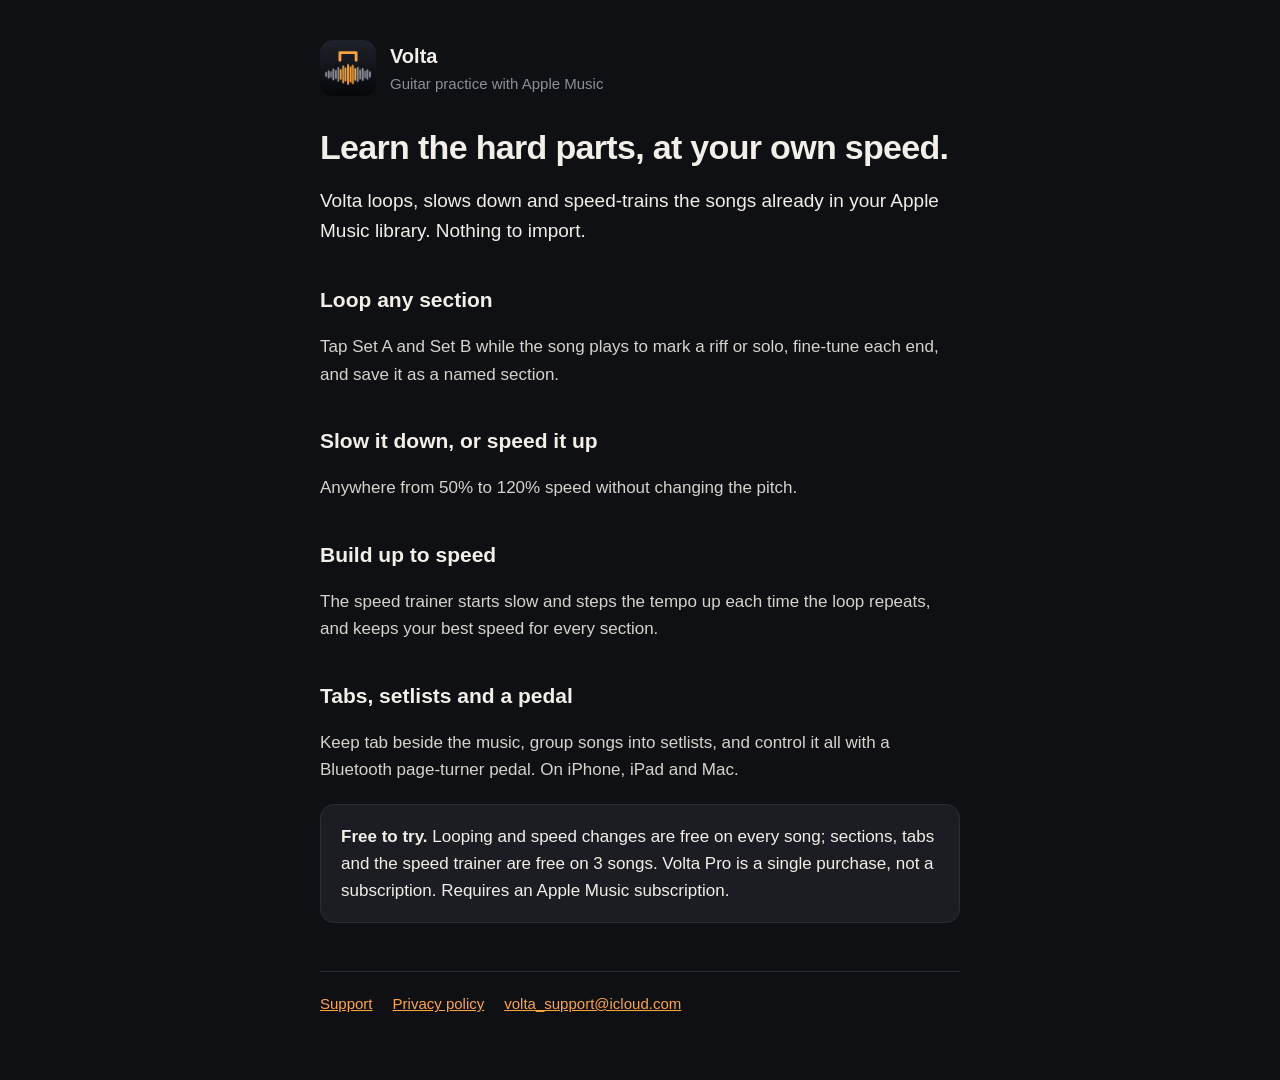
<file: index.html>
<!doctype html>
<html lang="en-GB">
<head>
  <meta charset="utf-8">
  <meta name="viewport" content="width=device-width, initial-scale=1">
  <title>Volta: Guitar Practice</title>
  <meta name="description" content="Loop, slow down and speed-train songs from your Apple Music library.">
  <link rel="icon" href="icon.png">
  <link rel="stylesheet" href="style.css">
</head>
<body>
<main>
  <header>
    <img src="icon.png" alt="">
    <div>
      <div class="name">Volta</div>
      <div class="tagline">Guitar practice with Apple Music</div>
    </div>
  </header>

  <h1>Learn the hard parts, at your own speed.</h1>
  <p class="lead">Volta loops, slows down and speed-trains the songs already in your Apple Music library. Nothing to import.</p>

  <h2>Loop any section</h2>
  <p>Tap Set A and Set B while the song plays to mark a riff or solo, fine-tune each end, and save it as a named section.</p>

  <h2>Slow it down, or speed it up</h2>
  <p>Anywhere from 50% to 120% speed without changing the pitch.</p>

  <h2>Build up to speed</h2>
  <p>The speed trainer starts slow and steps the tempo up each time the loop repeats, and keeps your best speed for every section.</p>

  <h2>Tabs, setlists and a pedal</h2>
  <p>Keep tab beside the music, group songs into setlists, and control it all with a Bluetooth page-turner pedal. On iPhone, iPad and Mac.</p>

  <div class="card">
    <strong>Free to try.</strong> Looping and speed changes are free on every song; sections, tabs and the speed trainer are free on 3 songs. Volta Pro is a single purchase, not a subscription. Requires an Apple Music subscription.
  </div>

  <nav class="links">
    <a href="support/">Support</a>
    <a href="privacy/">Privacy policy</a>
    <a href="mailto:volta_support@icloud.com">volta_support@icloud.com</a>
  </nav>
</main>
</body>
</html>
</file>
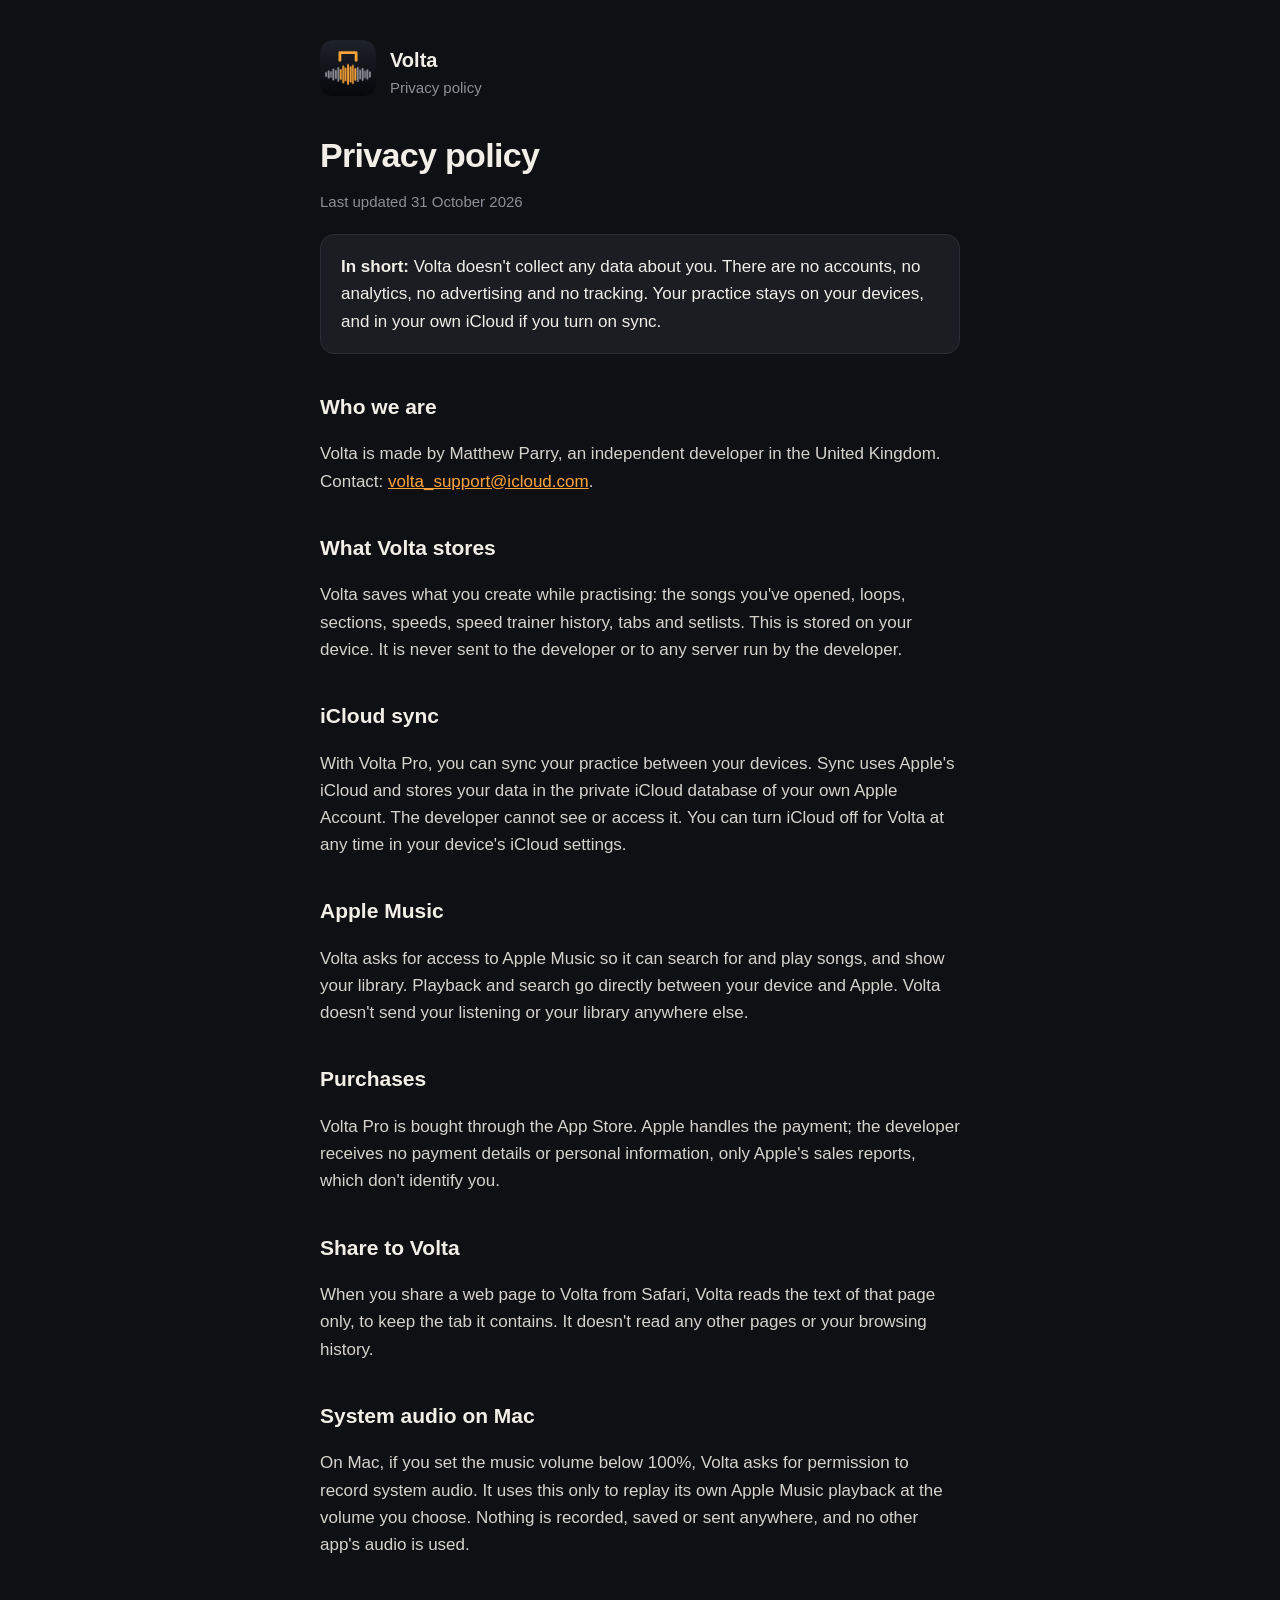
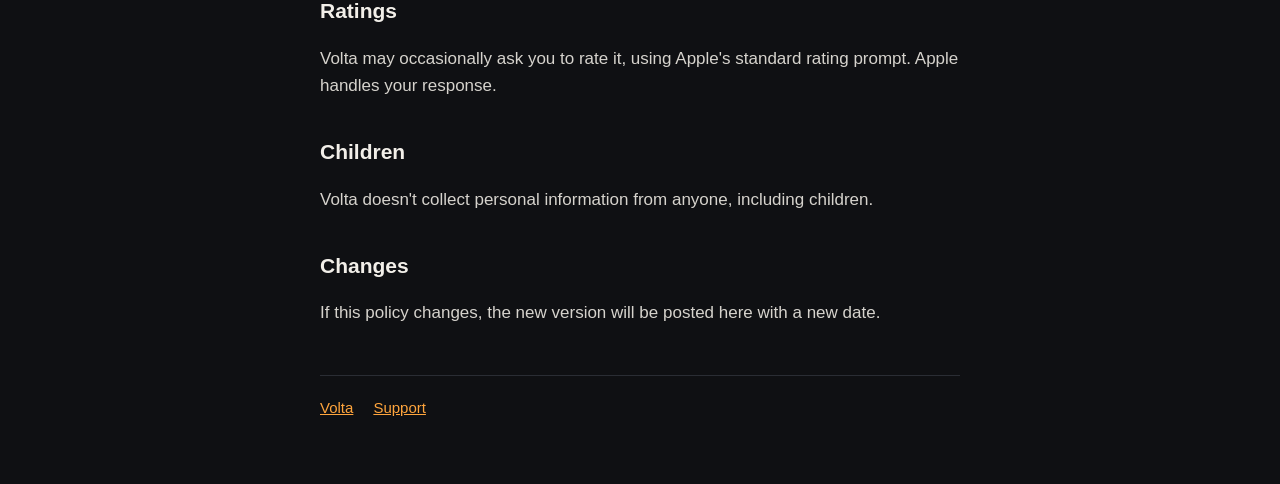
<file: privacy/index.html>
<!doctype html>
<html lang="en-GB">
<head>
  <meta charset="utf-8">
  <meta name="viewport" content="width=device-width, initial-scale=1">
  <title>Volta Privacy Policy</title>
  <link rel="icon" href="../icon.png">
  <link rel="stylesheet" href="../style.css">
</head>
<body>
<main>
  <header>
    <a href="../"><img src="../icon.png" alt=""></a>
    <div>
      <div class="name"><a href="../">Volta</a></div>
      <div class="tagline">Privacy policy</div>
    </div>
  </header>

  <h1>Privacy policy</h1>
  <p class="muted">Last updated 31 October 2026</p>

  <div class="card">
    <strong>In short:</strong> Volta doesn't collect any data about you. There are no accounts, no analytics, no advertising and no tracking. Your practice stays on your devices, and in your own iCloud if you turn on sync.
  </div>

  <h2>Who we are</h2>
  <p>Volta is made by Matthew Parry, an independent developer in the United Kingdom. Contact: <a href="mailto:volta_support@icloud.com">volta_support@icloud.com</a>.</p>

  <h2>What Volta stores</h2>
  <p>Volta saves what you create while practising: the songs you've opened, loops, sections, speeds, speed trainer history, tabs and setlists. This is stored on your device. It is never sent to the developer or to any server run by the developer.</p>

  <h2>iCloud sync</h2>
  <p>With Volta Pro, you can sync your practice between your devices. Sync uses Apple's iCloud and stores your data in the private iCloud database of your own Apple Account. The developer cannot see or access it. You can turn iCloud off for Volta at any time in your device's iCloud settings.</p>

  <h2>Apple Music</h2>
  <p>Volta asks for access to Apple Music so it can search for and play songs, and show your library. Playback and search go directly between your device and Apple. Volta doesn't send your listening or your library anywhere else.</p>

  <h2>Purchases</h2>
  <p>Volta Pro is bought through the App Store. Apple handles the payment; the developer receives no payment details or personal information, only Apple's sales reports, which don't identify you.</p>

  <h2>Share to Volta</h2>
  <p>When you share a web page to Volta from Safari, Volta reads the text of that page only, to keep the tab it contains. It doesn't read any other pages or your browsing history.</p>

  <h2>System audio on Mac</h2>
  <p>On Mac, if you set the music volume below 100%, Volta asks for permission to record system audio. It uses this only to replay its own Apple Music playback at the volume you choose. Nothing is recorded, saved or sent anywhere, and no other app's audio is used.</p>

  <h2>Ratings</h2>
  <p>Volta may occasionally ask you to rate it, using Apple's standard rating prompt. Apple handles your response.</p>

  <h2>Children</h2>
  <p>Volta doesn't collect personal information from anyone, including children.</p>

  <h2>Changes</h2>
  <p>If this policy changes, the new version will be posted here with a new date.</p>

  <nav class="links">
    <a href="../">Volta</a>
    <a href="../support/">Support</a>
  </nav>
</main>
</body>
</html>
</file>
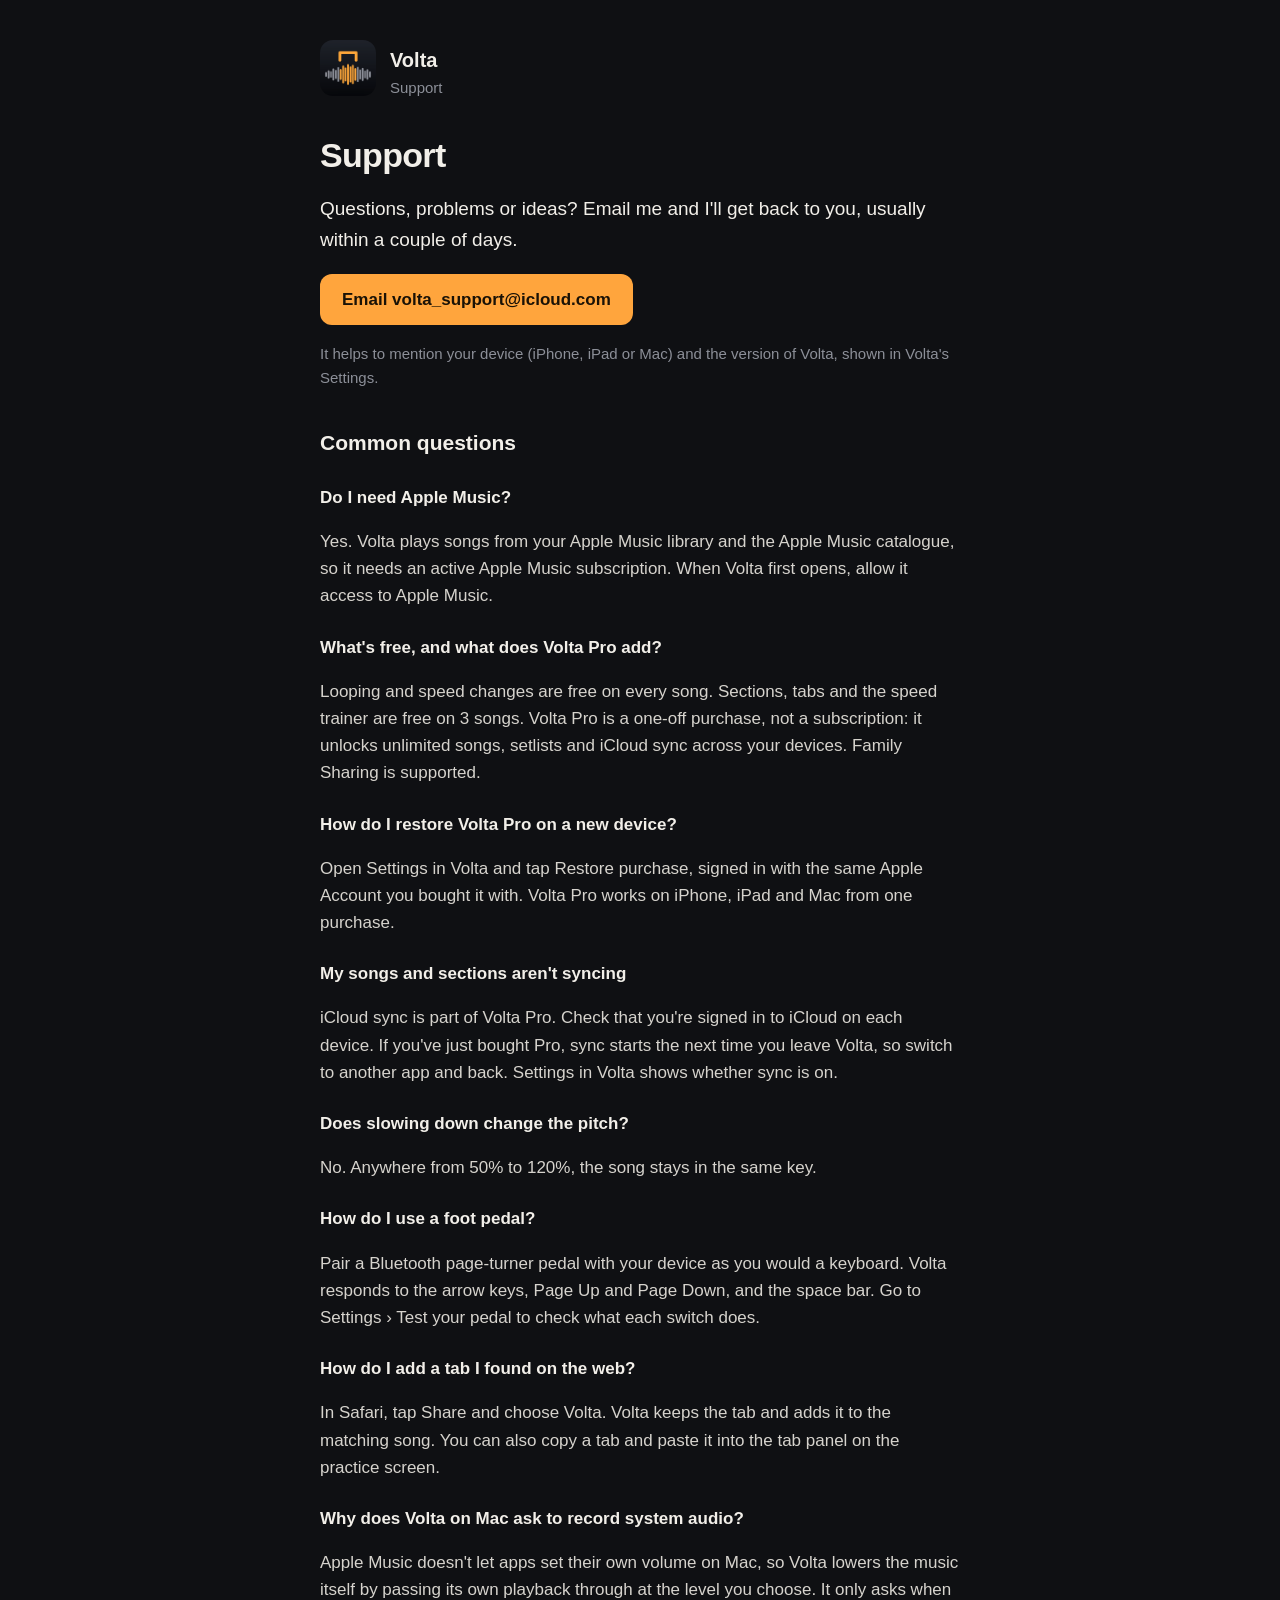
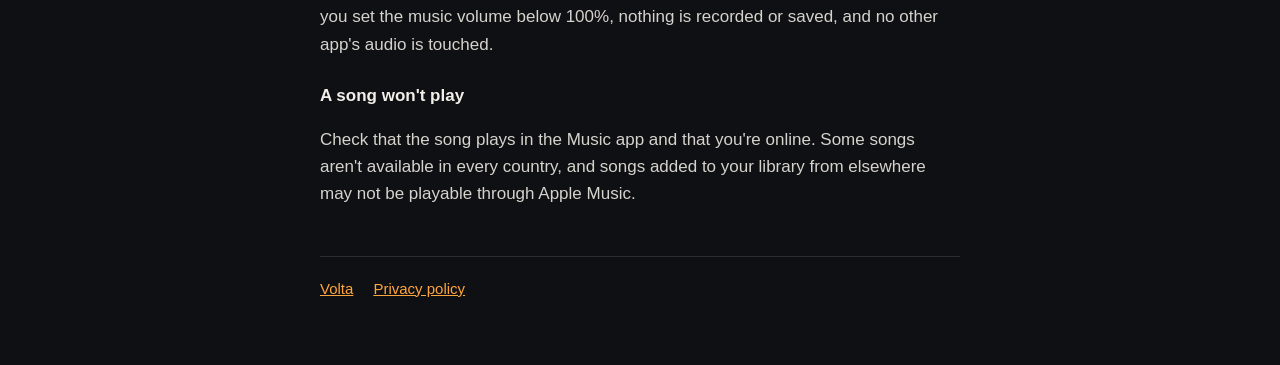
<file: support/index.html>
<!doctype html>
<html lang="en-GB">
<head>
  <meta charset="utf-8">
  <meta name="viewport" content="width=device-width, initial-scale=1">
  <title>Volta Support</title>
  <link rel="icon" href="../icon.png">
  <link rel="stylesheet" href="../style.css">
</head>
<body>
<main>
  <header>
    <a href="../"><img src="../icon.png" alt=""></a>
    <div>
      <div class="name"><a href="../">Volta</a></div>
      <div class="tagline">Support</div>
    </div>
  </header>

  <h1>Support</h1>
  <p class="lead">Questions, problems or ideas? Email me and I'll get back to you, usually within a couple of days.</p>
  <p><a class="button" href="mailto:volta_support@icloud.com?subject=Volta%20support">Email volta_support@icloud.com</a></p>
  <p class="muted">It helps to mention your device (iPhone, iPad or Mac) and the version of Volta, shown in Volta's Settings.</p>

  <h2>Common questions</h2>

  <h3>Do I need Apple Music?</h3>
  <p>Yes. Volta plays songs from your Apple Music library and the Apple Music catalogue, so it needs an active Apple Music subscription. When Volta first opens, allow it access to Apple Music.</p>

  <h3>What's free, and what does Volta Pro add?</h3>
  <p>Looping and speed changes are free on every song. Sections, tabs and the speed trainer are free on 3 songs. Volta Pro is a one-off purchase, not a subscription: it unlocks unlimited songs, setlists and iCloud sync across your devices. Family Sharing is supported.</p>

  <h3>How do I restore Volta Pro on a new device?</h3>
  <p>Open Settings in Volta and tap Restore purchase, signed in with the same Apple Account you bought it with. Volta Pro works on iPhone, iPad and Mac from one purchase.</p>

  <h3>My songs and sections aren't syncing</h3>
  <p>iCloud sync is part of Volta Pro. Check that you're signed in to iCloud on each device. If you've just bought Pro, sync starts the next time you leave Volta, so switch to another app and back. Settings in Volta shows whether sync is on.</p>

  <h3>Does slowing down change the pitch?</h3>
  <p>No. Anywhere from 50% to 120%, the song stays in the same key.</p>

  <h3>How do I use a foot pedal?</h3>
  <p>Pair a Bluetooth page-turner pedal with your device as you would a keyboard. Volta responds to the arrow keys, Page Up and Page Down, and the space bar. Go to Settings › Test your pedal to check what each switch does.</p>

  <h3>How do I add a tab I found on the web?</h3>
  <p>In Safari, tap Share and choose Volta. Volta keeps the tab and adds it to the matching song. You can also copy a tab and paste it into the tab panel on the practice screen.</p>

  <h3>Why does Volta on Mac ask to record system audio?</h3>
  <p>Apple Music doesn't let apps set their own volume on Mac, so Volta lowers the music itself by passing its own playback through at the level you choose. It only asks when you set the music volume below 100%, nothing is recorded or saved, and no other app's audio is touched.</p>

  <h3>A song won't play</h3>
  <p>Check that the song plays in the Music app and that you're online. Some songs aren't available in every country, and songs added to your library from elsewhere may not be playable through Apple Music.</p>

  <nav class="links">
    <a href="../">Volta</a>
    <a href="../privacy/">Privacy policy</a>
  </nav>
</main>
</body>
</html>
</file>
<file: style.css>
:root {
  --background: #0f1013;
  --raised: #1b1d22;
  --foreground: #f2efe9;
  --muted: #8c8f98;
  --amber: #ffa53d;
  --line: #2a2d34;
}

* { box-sizing: border-box; }

body {
  margin: 0;
  background: var(--background);
  color: var(--foreground);
  font: 17px/1.6 -apple-system, BlinkMacSystemFont, "SF Pro Text", "Helvetica Neue", Arial, sans-serif;
  -webkit-text-size-adjust: 100%;
}

main {
  max-width: 680px;
  margin: 0 auto;
  padding: 40px 20px 64px;
}

header {
  display: flex;
  align-items: center;
  gap: 14px;
  margin-bottom: 32px;
}

header img { width: 56px; height: 56px; border-radius: 13px; }
header a { color: inherit; text-decoration: none; }
header .name { font-weight: 700; font-size: 20px; }
header .tagline { color: var(--muted); font-size: 15px; }

h1 { font-size: 34px; line-height: 1.15; margin: 0 0 12px; letter-spacing: -0.02em; }
h2 { font-size: 21px; margin: 36px 0 8px; }
h3 { font-size: 17px; margin: 24px 0 4px; }
p, li { color: #d6d3cd; }
.lead { font-size: 19px; color: var(--foreground); }
.muted { color: var(--muted); font-size: 15px; }
a { color: var(--amber); }

.card {
  background: var(--raised);
  border: 1px solid var(--line);
  border-radius: 14px;
  padding: 18px 20px;
  margin: 20px 0;
}

.button {
  display: inline-block;
  background: var(--amber);
  color: #1a1206;
  font-weight: 700;
  text-decoration: none;
  padding: 12px 22px;
  border-radius: 12px;
}

nav.links { display: flex; flex-wrap: wrap; gap: 20px; margin-top: 48px; padding-top: 20px; border-top: 1px solid var(--line); font-size: 15px; }
</file>
